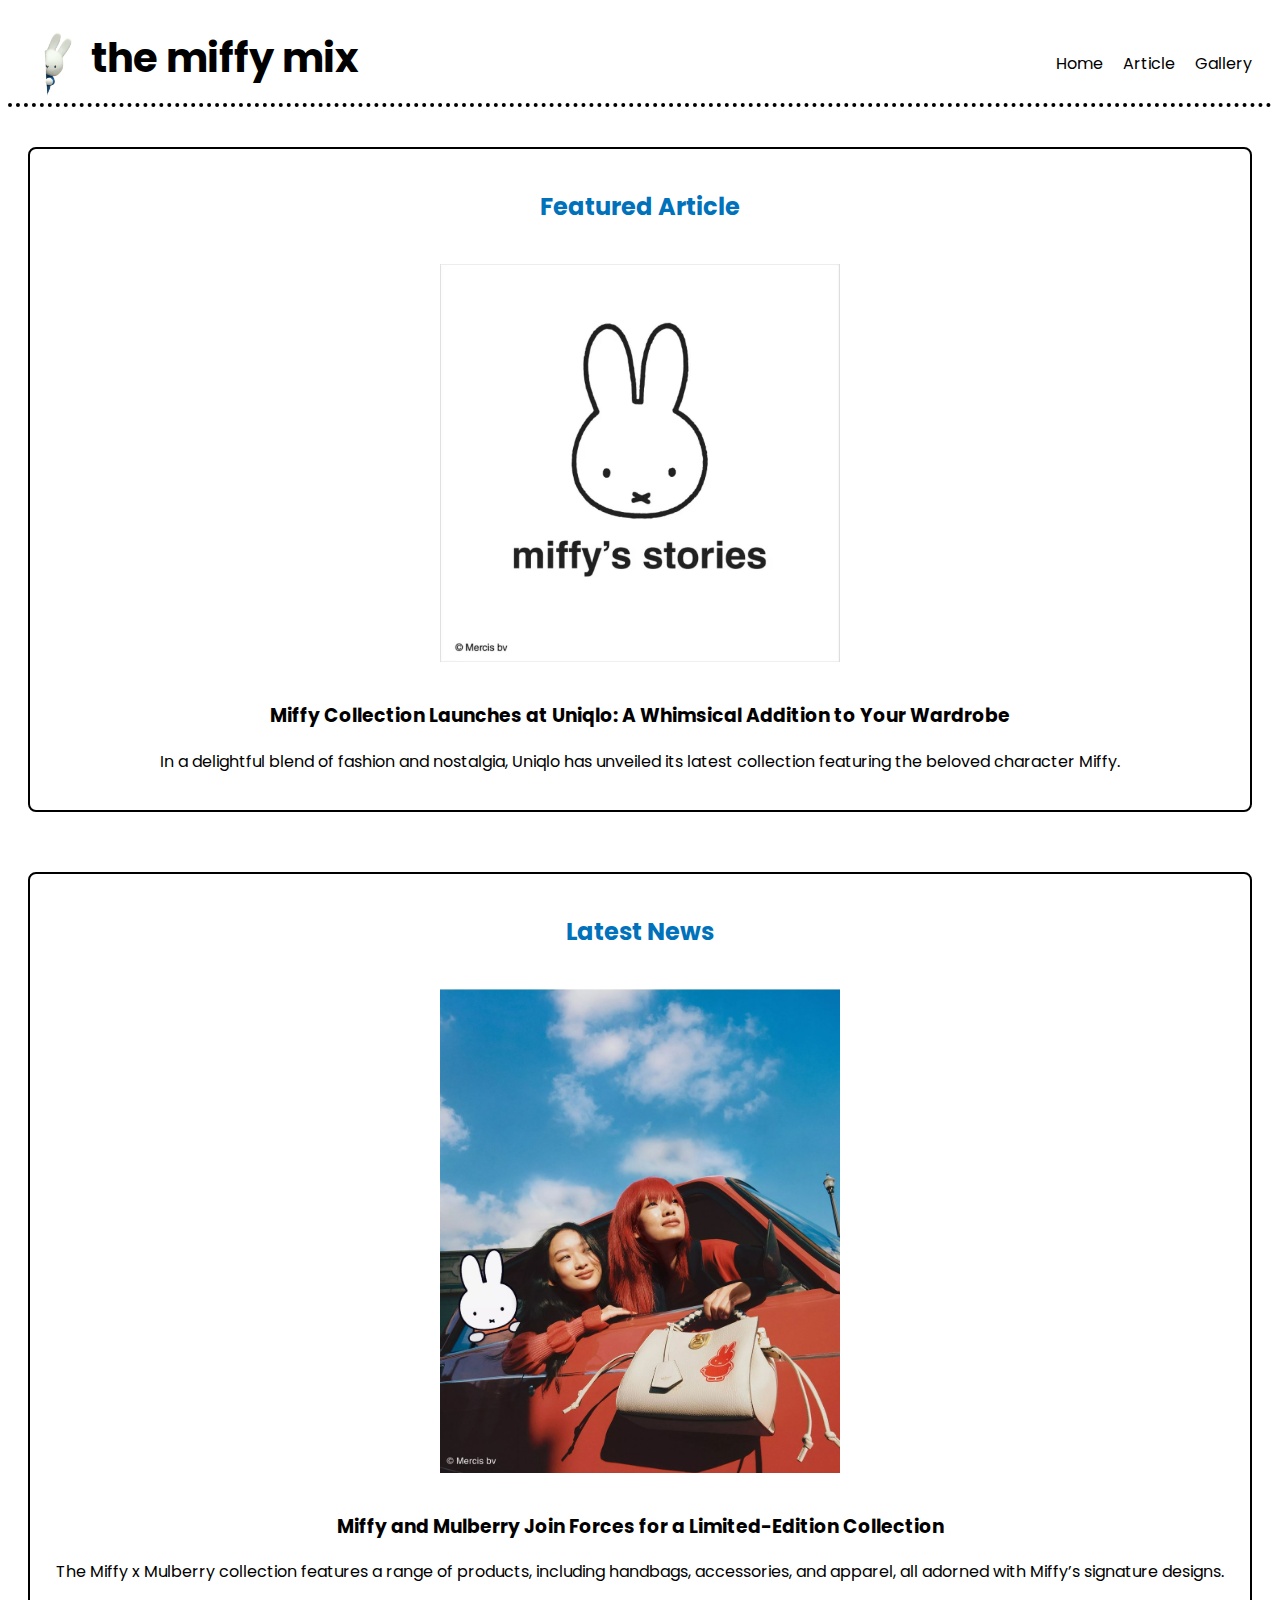
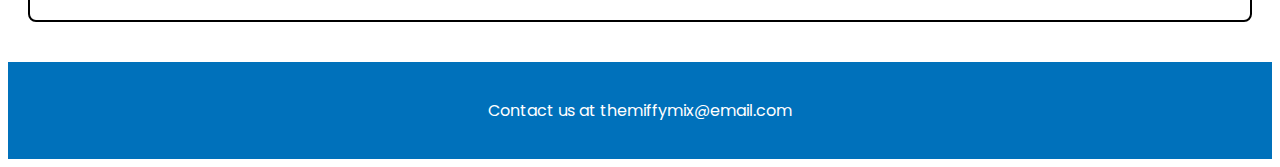
<file: index.html>
<!-- landing page -->

<!DOCTYPE html>
<html lang="en">

<head>
    <meta charset="UTF-8">
    <meta name="viewport" content="width=device-width, initial-scale=1.0">
    <title>The Miffy Mix</title>
    <link rel="stylesheet" href="css/style.css">
    <link href="https://fonts.googleapis.com/css2?family=Poppins:wght@300;400;600&display=swap" rel="stylesheet">
</head>

<body>
    <header>
        <div class="logo-container">
            <img src="images/rosy-cheeks-flush.gif" alt="miffy peeking from the side">
            <h1>the miffy mix</h1>
        </div>
        <nav>
            <div class="hamburger">☰</div>
            <ul>
                <li><a href="index.html">Home</a></li>
                <li><a href="article.html">Article</a></li>
                <li><a href="gallery.html">Gallery</a></li>
            </ul>
        </nav>
    </header>

    <main>
        <section class="featured-article">
            <h2>Featured Article</h2>
            <div class="photo">
                <img src="images/miffy stories.JPG" alt="miffy's stories logo at uniqlo">
            </div>
            <h3>Miffy Collection Launches at Uniqlo: A Whimsical Addition to Your Wardrobe</h3>
            <p>In a delightful blend of fashion and nostalgia, Uniqlo has unveiled its latest collection featuring the
                beloved character Miffy.</p>
        </section>
        <section class="latest-news">
            <h2>Latest News</h2>
            <div class="photo">
                <img src="images/miffy mulberry.JPG" alt="miffy's stories logo at uniqlo">
            </div>
            <h3>Miffy and Mulberry Join Forces for a Limited-Edition Collection</h3>
            <p>The Miffy x Mulberry collection features a range of products, including handbags, accessories, and
                apparel, all adorned with Miffy’s signature designs.</p>
        </section>
    </main>

    <footer>
        <p>Contact us at themiffymix@email.com</p>
    </footer>

    <script>
        document.querySelector('.hamburger').addEventListener('click', function () {
            document.querySelector('nav ul').classList.toggle('active');
        });
    </script>

</body>

</html>
</file>
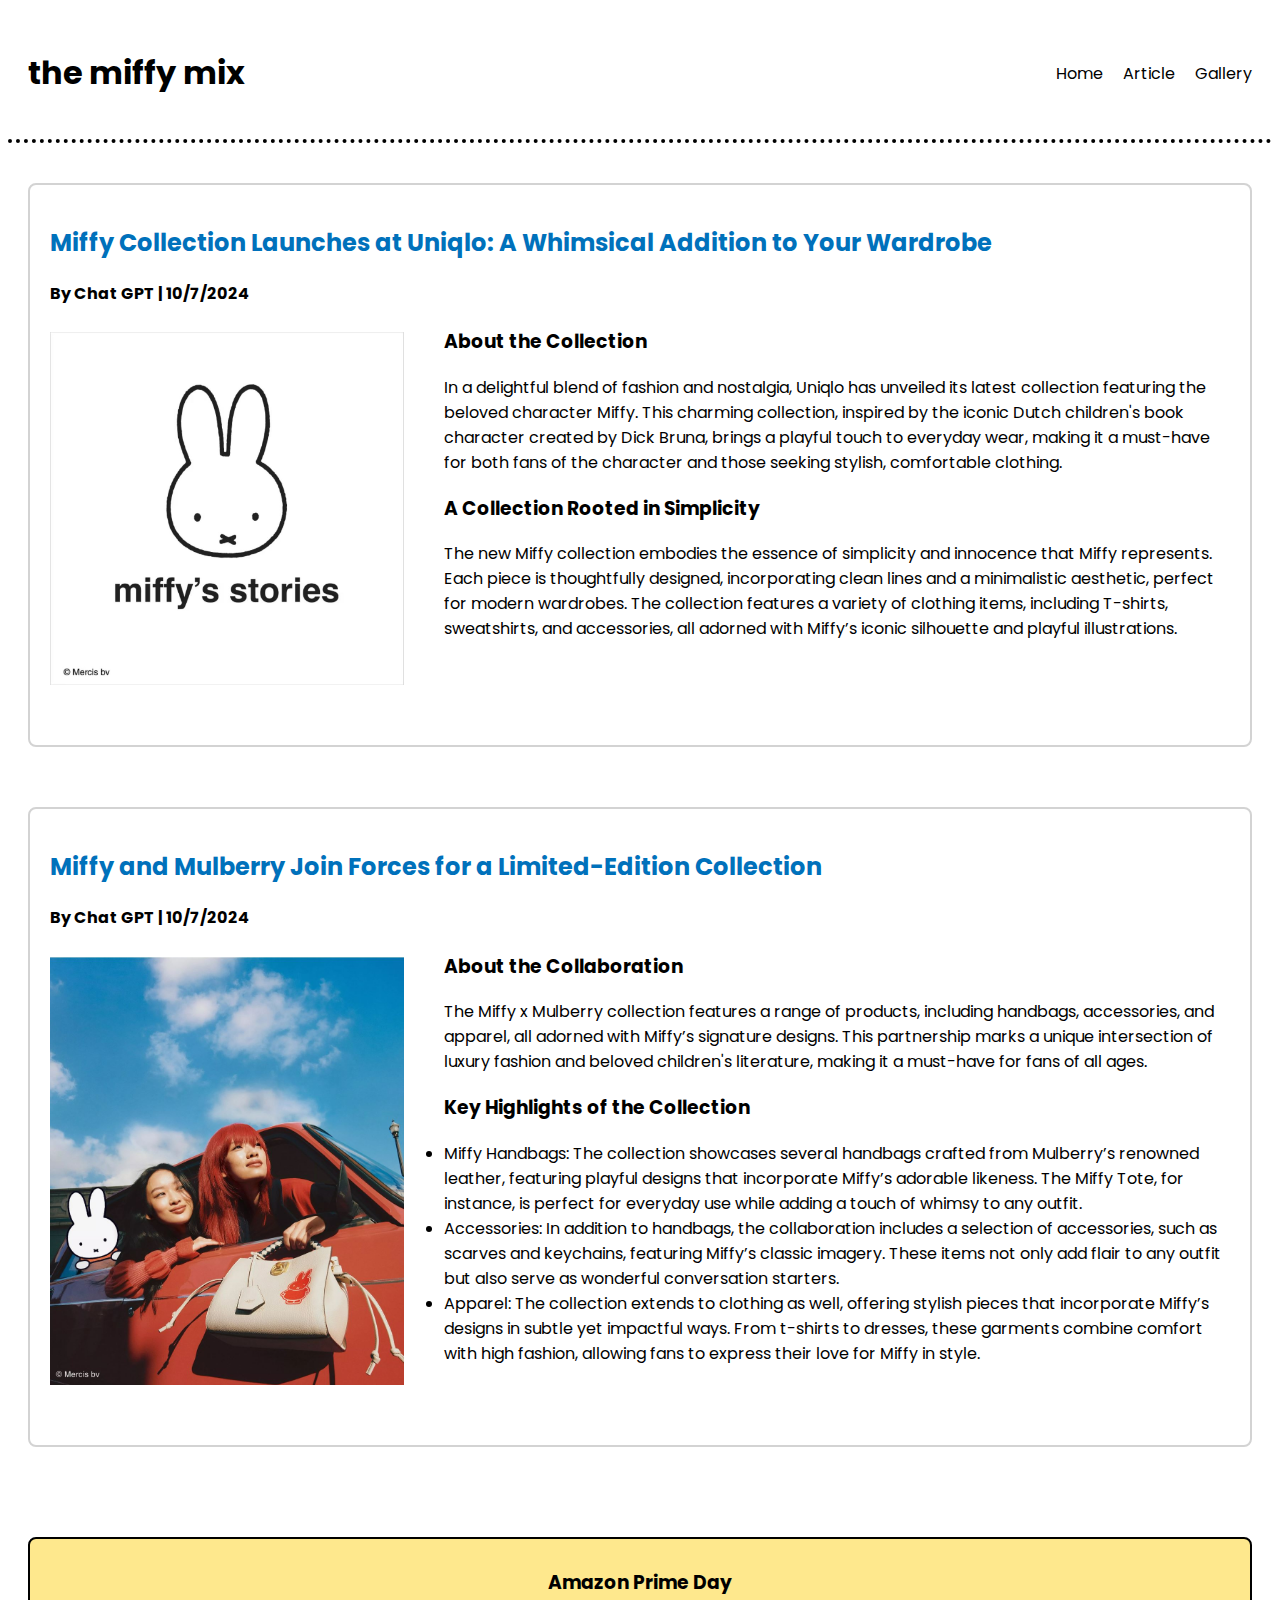
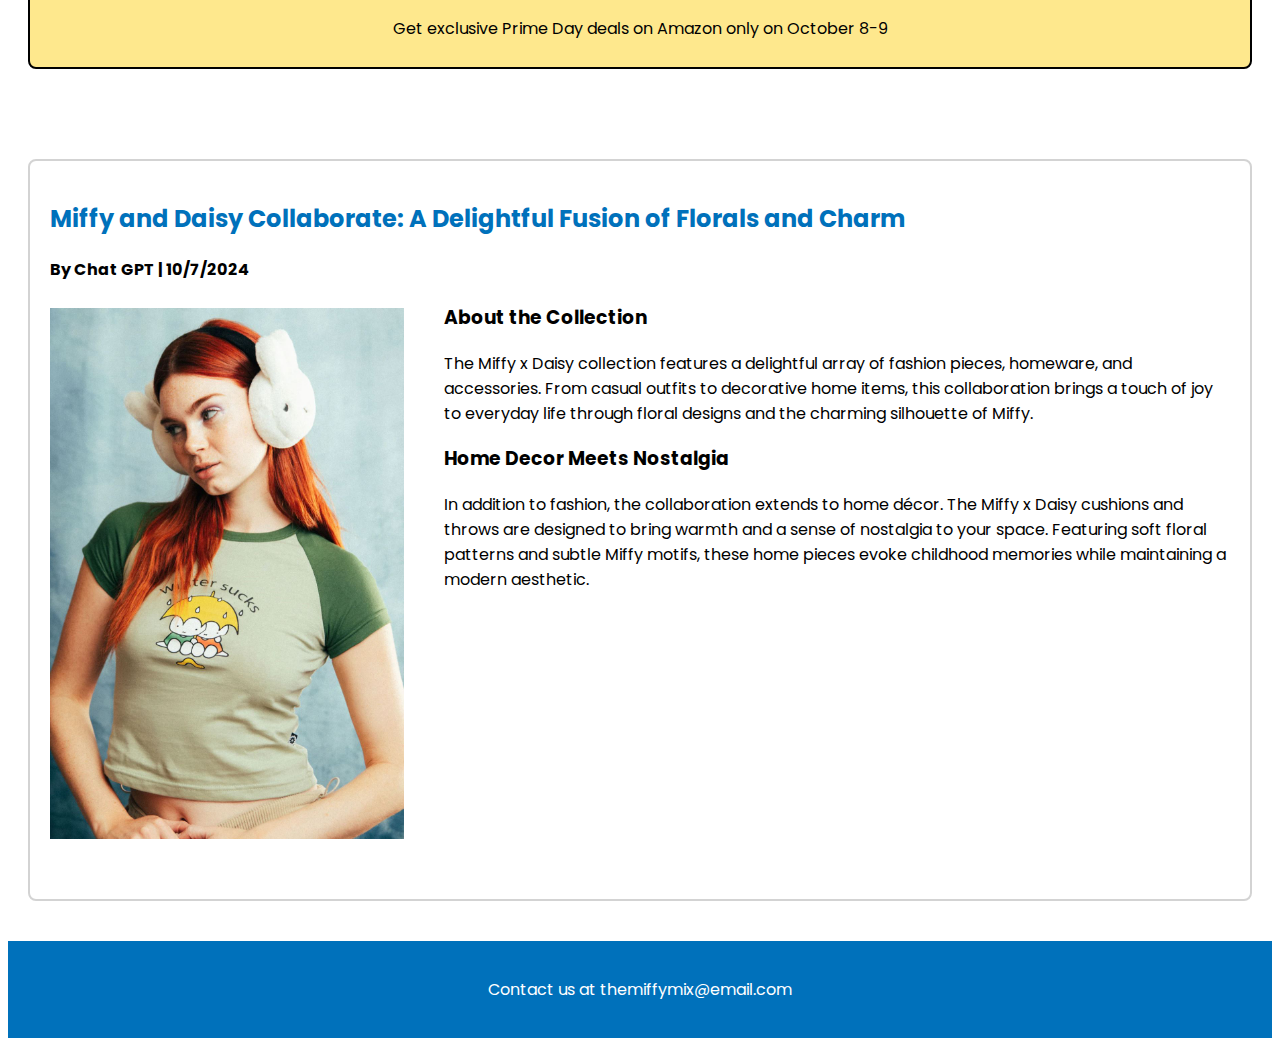
<file: article.html>
<!-- article page -->

<!DOCTYPE html>
<html lang="en">

<head>
    <meta charset="UTF-8">
    <meta name="viewport" content="width=device-width, initial-scale=1.0">
    <title>Article Page</title>
    <link rel="stylesheet" href="css/style.css">
    <link href="https://fonts.googleapis.com/css2?family=Poppins:wght@300;400;600&display=swap" rel="stylesheet">
</head>

<body>
    <header class="article-header">
        <h1>the miffy mix</h1>
        <nav>
            <div class="hamburger">☰</div>
            <ul>
                <li><a href="index.html">Home</a></li>
                <li><a href="article.html">Article</a></li>
                <li><a href="gallery.html">Gallery</a></li>
            </ul>
        </nav>
    </header>

    <main class="article-content">
        <section class="article-1">
            <h2>Miffy Collection Launches at Uniqlo: A Whimsical Addition to Your Wardrobe</h2>
            <h4>By Chat GPT | 10/7/2024</h4>
            <div><img src="images/miffy stories.JPG" alt="miffy's stories logo at uniqlo"></div>
            <h3>About the Collection</h3>
            <p>In a delightful blend of fashion and nostalgia, Uniqlo has unveiled its latest collection featuring the
                beloved character Miffy. This charming collection, inspired by the iconic Dutch children's book
                character created by Dick Bruna, brings a playful touch to everyday wear, making it a must-have for both
                fans of the character and those seeking stylish, comfortable clothing. </p>
            <h3>A Collection Rooted in Simplicity</h3>
            <p>The new Miffy collection embodies the essence of simplicity and innocence that Miffy represents. Each
                piece is thoughtfully designed, incorporating clean lines and a minimalistic aesthetic, perfect for
                modern wardrobes. The collection features a variety of clothing items, including T-shirts, sweatshirts,
                and accessories, all adorned with Miffy’s iconic silhouette and playful illustrations.</p>
        </section>

        <section class="article-2">
            <h2>Miffy and Mulberry Join Forces for a Limited-Edition Collection</h2>
            <h4>By Chat GPT | 10/7/2024</h4>
            <div><img src="images/miffy mulberry.JPG" alt="miffy's stories logo at uniqlo"></div>
            <h3>About the Collaboration</h3>
            <p>The Miffy x Mulberry collection features a range of products, including handbags, accessories, and
                apparel, all adorned with Miffy’s signature designs. This partnership marks a unique intersection of
                luxury fashion and beloved children's literature, making it a must-have for fans of all ages.
            <h3>Key Highlights of the Collection</h3>
            <ul>
                <li>Miffy Handbags: The collection showcases several handbags crafted from Mulberry’s renowned leather,
                    featuring playful designs that incorporate Miffy’s adorable likeness. The Miffy Tote, for instance,
                    is perfect for everyday use while adding a touch of whimsy to any outfit.
                </li>
                <li>Accessories: In addition to handbags, the collaboration includes a selection of accessories, such as
                    scarves and keychains, featuring Miffy’s classic imagery. These items not only add flair to any
                    outfit but also serve as wonderful conversation starters.
                </li>
                <li>Apparel: The collection extends to clothing as well, offering stylish pieces that incorporate
                    Miffy’s designs in subtle yet impactful ways. From t-shirts to dresses, these garments combine
                    comfort with high fashion, allowing fans to express their love for Miffy in style.
                </li>
            </ul>
        </section>

        <aside class="sidebar">
            <section class="advertisement">
                <h3>Amazon Prime Day</h3>
                <p>Get exclusive Prime Day deals on Amazon only on October 8-9</p>
            </section>
        </aside>

        <section class="article-3">
            <h2>Miffy and Daisy Collaborate: A Delightful Fusion of Florals and Charm</h2>
            <h4>By Chat GPT | 10/7/2024</h4>
            <div><img src="images/miffy daisy.JPG" alt="miffyxdaisy product picture"></div>
            <h3>About the Collection</h3>
            <p>The Miffy x Daisy collection features a delightful array of fashion pieces, homeware, and accessories.
                From casual outfits to decorative home items, this collaboration brings a touch of joy to everyday life
                through floral designs and the charming silhouette of Miffy. </p>
            <h3>Home Decor Meets Nostalgia</h3>
            <p>In addition to fashion, the collaboration extends to home décor. The Miffy x Daisy cushions and throws
                are designed to bring warmth and a sense of nostalgia to your space. Featuring soft floral patterns and
                subtle Miffy motifs, these home pieces evoke childhood memories while maintaining a modern aesthetic.
            </p>
        </section>
    </main>

    <footer>
        <p>Contact us at themiffymix@email.com</p>
    </footer>

    <script>
        document.querySelector('.hamburger').addEventListener('click', function () {
            document.querySelector('nav ul').classList.toggle('active');
        });
    </script>
</body>

</html>
</file>
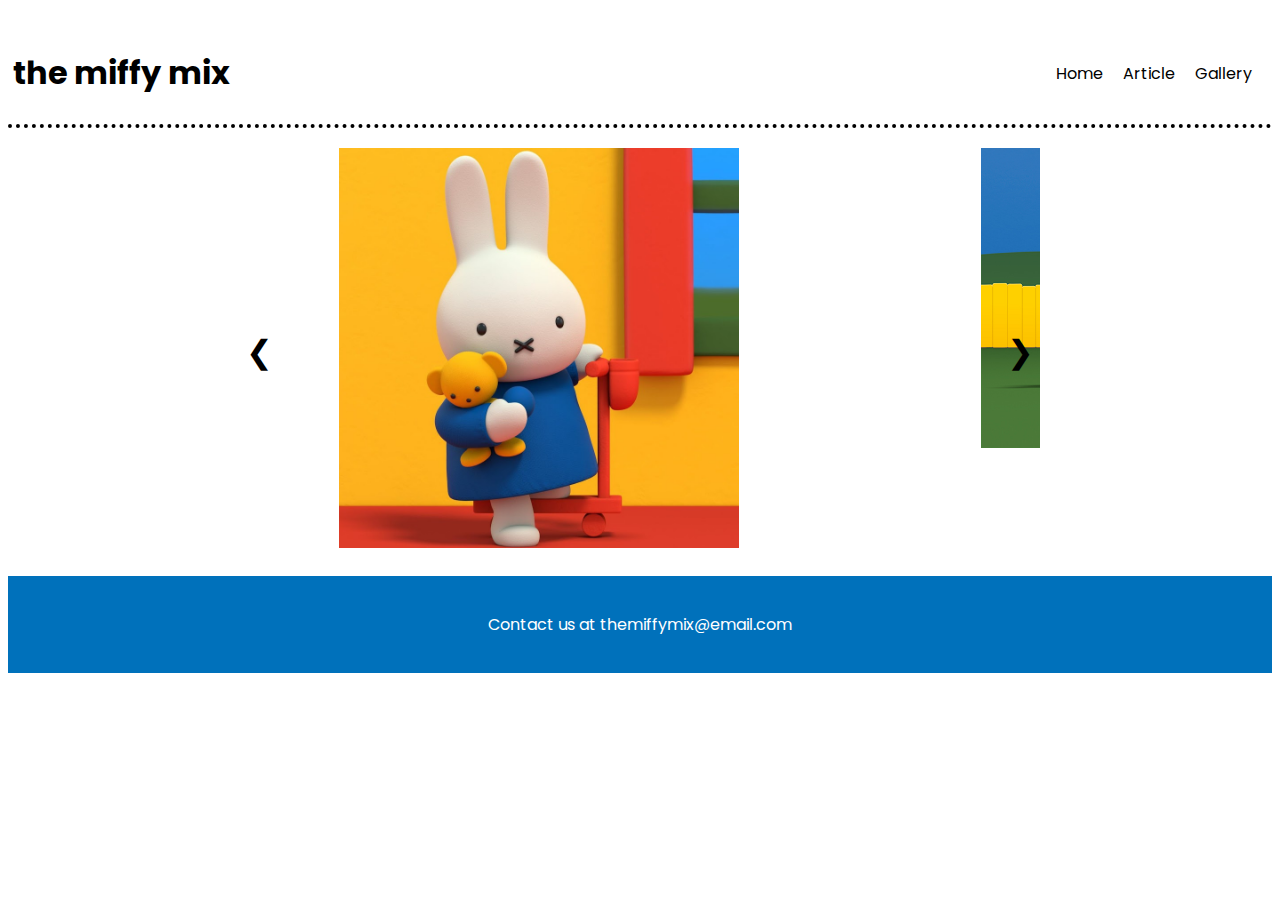
<file: gallery.html>
<!-- photo gallery -->

<!DOCTYPE html>
<html lang="en">

<head>
    <meta charset="UTF-8">
    <meta name="viewport" content="width=device-width, initial-scale=1.0">
    <title>Photo Gallery</title>
    <link rel="stylesheet" href="css/style.css">
    <link href="https://fonts.googleapis.com/css2?family=Poppins:wght@300;400;600&display=swap" rel="stylesheet">
</head>

<body>
    <header>
        <h1>the miffy mix</h1>
        <nav>
            <div class="hamburger">☰</div>
            <ul>
                <li><a href="index.html">Home</a></li>
                <li><a href="article.html">Article</a></li>
                <li><a href="gallery.html">Gallery</a></li>
            </ul>
        </nav>
    </header>

    <main class="photo-gallery">
        <div class="slider-container">
            <button class="left" onclick="moveSlide(-1)">&#10094;</button>
            <div class="slides">
                <div class="photo"><img src="images/miffy teddy.jpg" alt="Miffy holding a teddy bear"></div>
                <div class="photo"><img src="images/miffy n friends.jpg" alt="Miffy in a group with her friends"></div>
                <div class="photo"><img src="images/miffy movie director.jpg" alt="Miffy as a movie director"></div>
                <div class="photo"><img src="images/miffy reading.jpg" alt="Miffy holding a book"></div>
            </div>
            <button class="right" onclick="moveSlide(1)">&#10095;</button>
        </div>
    </main>

    <footer>
        <p>Contact us at themiffymix@email.com</p>
    </footer>

    <script>
        let currentSlide = 0;
        const slides = document.querySelectorAll('.slides .photo');

        function showSlide(index) {
            if (index >= slides.length) {
                currentSlide = 0;
            } else if (index < 0) {
                currentSlide = slides.length - 1;
            } else {
                currentSlide = index;
            }

            const slideWidth = slides[0].clientWidth; // Get width of a single slide
            document.querySelector('.slides').style.transform = `translateX(-${currentSlide * slideWidth}px)`;
        }

        function moveSlide(n) {
            showSlide(currentSlide + n);
        }

        // Initialize the first slide display
        showSlide(currentSlide);
    </script>
</body>

</html>
</file>
<file: css/style.css>
/*Landing Page*/

header {
    display: flex;
    justify-content: space-between;
    align-items: center;
    padding: 20px 20px 5px 5px;
    background-color: #fff;
    color: #000;
    border-bottom: 4px dotted #000;
}

.logo-container {
    display: flex;
    align-items: left;
    gap: 8px;
}

.logo-container img {
    width: 70px;
    height: 70px;
}

.logo-container h1 {
    font-size: 40px;
    margin: 0;
}

nav {
    display: flex;
    flex-direction: row;
    align-items: flex-start;
}

nav ul {
    list-style: none;
    padding: 0;
    margin: 0;
    display: flex;
    gap: 20px;
    justify-content: flex-start;
}

nav ul.active {
    display: flex;
}

nav a {
    text-decoration: none;
    color: #000;
}

nav a:hover {
    color: #eb5b0c;
}

.hamburger {
    cursor: pointer;
    font-size: 24px;
    color: black;
}

main {
    display: grid;
    flex-direction: row;
    gap: 20px;
    padding: 20px;
    background-color: #fff;
}

.featured-article {
    padding: 20px;
    margin: 20px 0;
    border: 2px solid #000;
    border-radius: 8px;
    text-align: center;
    background-color: #fff;
}

.latest-news {
    padding: 20px;
    margin: 20px 0;
    border: 2px solid #000;
    border-radius: 8px;
    text-align: center;
    background-color: #fff;
}

.featured-article img,
.latest-news img {
    width: 100%;
    max-width: 500px;
    height: auto;
    display: block;
    margin: 10px auto;
}

body {
    font-family: "Poppins", sans-serif;
    background-color: #fff;
}

/* footer */

footer {
    display: flex;
    justify-content: center;
    align-items: center;
    padding: 20px;
    color: #fff;
    border-top: #000;
    background-color: #0071BB;
}

/*Article Page*/

.article {
    padding: 20px;
    margin: 40px 0;
    background-color: #fff;
}

.article-1 img {
    width: auto;
    max-width: 30%;
    height: auto;
    display: block;
    margin: 5px 40px 40px 0;
    float: left;
}

.article-2 img {
    width: auto;
    max-width: 30%;
    height: auto;
    display: block;
    margin: 5px 40px 40px 0;
    float: left;
}

.article-3 img {
    width: auto;
    max-width: 30%;
    height: auto;
    display: block;
    margin: 5px 40px 40px 0;
    float: left;
}

.article-header {
    display: flex;
    align-items: center;
    gap: 20px;
    padding: 20px;
}

.sidebar {
    display: flex;
    flex-direction: column;
    gap: 20px;
}

h2 {
    color: #0071BB
}

.article-1 {
    padding: 20px;
    margin: 20px 0;
    background-color: #fff;
    border: 2px solid lightgrey;
    border-radius: 8px;
}

.article-2 {
    padding: 20px;
    margin: 20px 0;
    background-color: #fff;
    border: 2px solid lightgrey;
    border-radius: 8px;
}

.article-3 {
    padding: 20px;
    margin: 20px 0;
    background-color: #fff;
    border: 2px solid lightgrey;
    border-radius: 8px;
}

/*AD*/

.advertisement {
    padding: 10px;
    margin: 50px 0;
    border: 2px solid #000;
    border-radius: 8px;
    text-align: center;
    background-color: #FEE88D;
}

/*Photo Gallery*/

.photo-gallery {
    display: grid;
    grid-template-columns: repeat(auto-fit, minmax(200px, 1fr));
    gap: 20px;
}

.photo {
    width: 100%;
    height: auto;
    object-fit: cover;
    display: block;
}

.photo-gallery .photo img {
    width: 100%;
    height: auto;
}

.gallery-controls {
    display: flex;
    justify-content: context;
    gap: 10px;
    padding: 20px;
}

/*Hamburger Menu Style*/

.hamburger {
    display: none;
    cursor: pointer;
}

/* slider */

.slider-container {
    display: flex;
    justify-content: space-between;
    align-items: center;
    position: relative;
    width: 100%;
    /* Full width */
    max-width: 800px;
    /* Optional max width */
    margin: auto;
    /* Center container */
    overflow: hidden;
    /* Hide overflow content */
}

.slides {
    display: flex;
    /* Use flexbox for sliding images */
    transition: transform 0.5s ease;
    /* Smooth transition */
}

.photo-gallery {
    display: grid;
    /* Keep the grid layout for the gallery */
    grid-template-columns: repeat(auto-fit, minmax(200px, 1fr));
    /* Responsive grid */
    gap: 20px;
    /* Space between images in the grid */
    padding: 0 20px;
    /* Optional: Add space on the sides of the gallery */
}

.photo {
    min-width: 100%;
    /* Ensure each photo takes full width of the slider */
}

.photo img {
    padding: 20px;
    width: 100%;
    max-width: 400px;
    /* Make images responsive */
    height: auto;
    /* Maintain aspect ratio */
}

button.left,
button.right {
    background-color: transparent;
    border: none;
    cursor: pointer;
    font-size: 2rem;
    z-index: 10;
    /* Bring buttons to the front */
}

button.left {
    margin-right: 40px;
    /* Spacing on the left button */
}

button.right {
    margin-left: 40px;
    /* Spacing on the right button */
}


@media (max-width: 768px) {
    main {
        flex-direction: column;
    }

    .hamburger {
        display: block;
    }

    nav ul {
        flex-direction: column;
        display: none;
    }

    nav ul.active {
        display: flex;
    }

    article img {
        max-width: 90%;
        margin: 10px auto;
    }

    .article-1 img,
    .article-2 img {
        max-width: 90%;
    }

    .featured-article img,
    .latest-news img {
        max-width: 80%;
    }

    .photo-gallery .photo img {
        width: 100%;
    }

    .featured-article img,
    .latest-news img {
        max-width: 80%;
        margin: 10px auto;
    }
}
</file>
